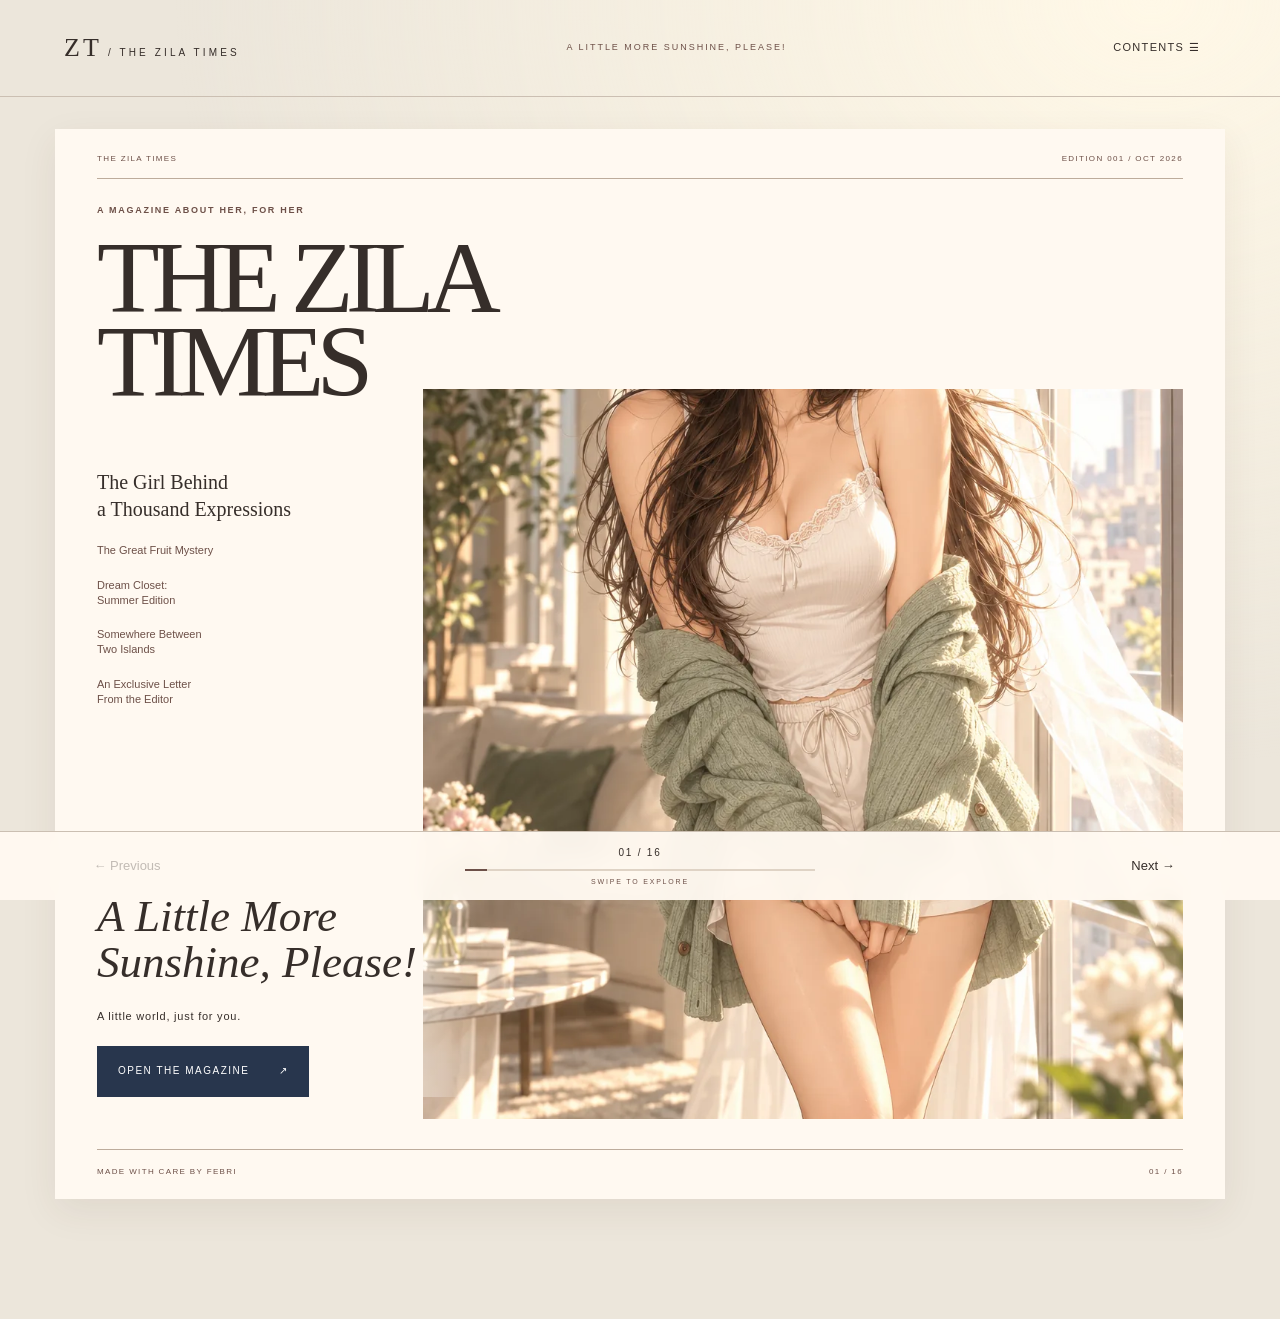
<file: index.html>
<!doctype html><html lang="id"><head><meta charset="utf-8"><meta name="viewport" content="width=device-width,initial-scale=1"><meta name="theme-color" content="#FFF9F1"><meta name="description" content="The Zila Times — dunia kecil berisi cerita, fashion, dan sedikit sunshine. Special Edition 001, by Febri."><title>The Zila Times — A Little More Sunshine, Please!</title><link rel="stylesheet" href="style.css"><link rel="preload" as="image" href="assets/pages/01.webp"></head><body><a class="skip" href="#magazine">Lewati ke majalah</a><div class="ambient" aria-hidden="true"></div><nav class="topbar" aria-label="Menu majalah"><button id="coverBtn" aria-label="Kembali ke sampul">ZT<span> / THE ZILA TIMES</span></button><span class="edition">A LITTLE MORE SUNSHINE, PLEASE!</span><button id="tocBtn" aria-haspopup="dialog">CONTENTS ☰</button></nav><main id="magazine" tabindex="-1"><article class="page cover" id="page-1" data-index="0" aria-label="Halaman 1: THE COVER GIRL" >
 <div class="folio"><span>THE ZILA TIMES</span><span>EDITION 001 / OCT 2026</span></div>
 <header><p class="eyebrow">A MAGAZINE ABOUT HER, FOR HER</p><h1>THE ZILA<br>TIMES</h1></header>
 <div class="page-grid"><div class="visual"><img class="art " src="assets/pages/01.webp" alt="Full-page morning portrait by a window, ivory editorial masthead and five cover lines." loading="eager" decoding="async" width="1024" height="1536"><span class="art-note">THE COVER GIRL</span></div><div class="copy"><div class="cover-lines"><span>The Girl Behind<br>a Thousand Expressions</span><span>The Great Fruit Mystery</span><span>Dream Closet:<br>Summer Edition</span><span>Somewhere Between<br>Two Islands</span><span>An Exclusive Letter<br>From the Editor</span></div><div class="cover-bottom"><em>A Little More<br>Sunshine, Please!</em><p>A little world, just for you.</p><button class="primary" id="openMag">OPEN THE MAGAZINE <span>↗</span></button></div></div></div>
 <footer><span>Made with care by Febri</span><span>01 / 16</span></footer></article><article class="page " id="page-2" data-index="1" aria-label="Halaman 2: FROM THE EDITOR" hidden>
 <div class="folio"><span>THE ZILA TIMES</span><span>EDITION 001 / OCT 2026</span></div>
 <header><p class="eyebrow">FROM THE EDITOR</p><h1>A Note Before We Begin</h1></header>
 <div class="page-grid"><div class="visual"><img class="art " src="assets/pages/02.webp" alt="Still life of editor desk, handwritten letter, flowers, small Febri portrait; readable letter alongside." loading="lazy" decoding="async" width="1024" height="1536"><span class="art-note">FIELD NOTES / 02</span></div><div class="copy"><p>Haiiii, cantikuuu!</p><p>Hehehe.. selamat datang di edisi pertama The Zila Times!</p><p>Mmm.. sebenernya nggak ada alasan yang terlalu rumit kenapa majalah ini dibuat. Aku cuma kepikiran, gimana kalau ada satu majalah yang seluruh isinya tentang seseorang yang kadang lucu, kadang nyebelin, kadang susah ditebak, tapi selalu punya cerita menarik?</p><p>Dan yahh.. orang itu ternyata kamu. WKWK.</p><p>Aku seneng kamu akhirnya bisa pulang dan istirahat di rumah lagi. Tapi tenang, ini bukan majalah yang isinya nyuruh kamu istirahat terus kok.</p><p>Di dalamnya ada berita penting, investigasi buah-buahan, beberapa hal random, dan mungkin sedikit rahasia dari editornya.</p><p>Bacanya pelan-pelan aja yaa. Nggak harus selesai sekarang.</p><p>Welcome to your little magazine, sayang. 🤍</p><div class="signature">With a little chaos,<br>Febri</div></div></div>
 <footer><span>Made with care by Febri</span><span>02 / 16</span></footer></article><article class="page " id="page-3" data-index="2" aria-label="Halaman 3: BREAKING NEWS" hidden>
 <div class="folio"><span>THE ZILA TIMES</span><span>EDITION 001 / OCT 2026</span></div>
 <header><p class="eyebrow">BREAKING NEWS</p><h1>Her Majesty Has Returned!</h1></header>
 <div class="page-grid"><div class="visual"><img class="art " src="assets/pages/03.webp" alt="Five panels: door opens, tired arrival, welcoming bed, resting comfortably, peaceful kingdom." loading="lazy" decoding="async" width="1024" height="1536"><span class="art-note">FIELD NOTES / 03</span></div><div class="copy"><h3>“Tuan Putri Akhirnya Kembali ke Istana!”</h3><ol class="beats"><li>Pintu rumah terbuka.</li><li>Tuan putri tiba. Hari yang panjang, ya?</li><li>Kasur: “Tempat terbaik sudah kami siapkan.”</li><li>Bantal: “Silakan ambil posisi ternyaman.”</li><li><em>The kingdom can finally relax.</em></li></ol></div></div>
 <footer><span>Made with care by Febri</span><span>03 / 16</span></footer></article><article class="page " id="page-4" data-index="3" aria-label="Halaman 4: THE ROYAL INTERVIEW" hidden>
 <div class="folio"><span>THE ZILA TIMES</span><span>EDITION 001 / OCT 2026</span></div>
 <header><p class="eyebrow">THE ROYAL INTERVIEW</p><h1>An Interview With the Most Unpredictable Girl</h1></header>
 <div class="page-grid"><div class="visual"><img class="art " src="assets/pages/04.webp" alt="Expressive Zila portraits with HTML speech bubbles; clearly imaginary newsroom interview." loading="lazy" decoding="async" width="1024" height="1536"><span class="art-note">FIELD NOTES / 04</span></div><div class="copy"><p class="disclaimer">Wawancara imajiner • bukan kutipan percakapan nyata.</p><p class="bubble "><small>Reporter</small>Bagaimana perasaan Anda menjadi tokoh utama majalah ini?</p><p class="bubble reply"><small>Imaginary Zila</small>Siapa yang ngasih izin?</p><p class="bubble "><small>Reporter</small>Kami sudah mengirimkan surat resmi.</p><p class="bubble reply"><small>Imaginary Zila</small>Mana?</p><p class="bubble "><small>Reporter</small>Masih diketik.</p></div></div>
 <footer><span>Made with care by Febri</span><span>04 / 16</span></footer></article><article class="page " id="page-5" data-index="4" aria-label="Halaman 5: THE GREAT FRUIT MYSTERY" hidden>
 <div class="folio"><span>THE ZILA TIMES</span><span>EDITION 001 / OCT 2026</span></div>
 <header><p class="eyebrow">THE GREAT FRUIT MYSTERY</p><h1>The Case of the Rejected Fruits</h1></header>
 <div class="page-grid"><div class="visual"><img class="art " src="assets/pages/05.webp" alt="Detective Zila at suspect board, banana papaya melon in three framed portraits." loading="lazy" decoding="async" width="1024" height="1536"><span class="art-note">FIELD NOTES / 05</span></div><div class="copy"><p class="eyebrow">CASE FILE 005 • Ketuk para tersangka</p><div class="suspects"><button class="suspect" aria-label="Periksa Pisang" aria-pressed="false"><span>Pisang</span><small>Berkas belum lolos</small><strong>REJECTED</strong></button><button class="suspect" aria-label="Periksa Pepaya" aria-pressed="false"><span>Pepaya</span><small>Belum sesuai selera</small><strong>REJECTED</strong></button><button class="suspect" aria-label="Periksa Melon" aria-pressed="false"><span>Melon</span><small>Kurang manis</small><strong>REJECTED</strong></button></div><blockquote>“Melon di sini nggak semanis itu.”</blockquote><p>Investigasi masih berlanjut.</p><p class="caption">Selera tuan putri masih menjadi misteri yang belum berhasil dipecahkan.</p></div></div>
 <footer><span>Made with care by Febri</span><span>05 / 16</span></footer></article><article class="page " id="page-6" data-index="5" aria-label="Halaman 6: PERSONALITY REPORT" hidden>
 <div class="folio"><span>THE ZILA TIMES</span><span>EDITION 001 / OCT 2026</span></div>
 <header><p class="eyebrow">PERSONALITY REPORT</p><h1>The Science of Being Zila</h1></header>
 <div class="page-grid"><div class="visual"><img class="art " src="assets/pages/06.webp" alt="Four expressive portraits with fictional percentage cards, including 999%." loading="lazy" decoding="async" width="1024" height="1536"><span class="art-note">FIELD NOTES / 06</span></div><div class="copy"><div class="stats"><div><strong>95%</strong><span>Unpredictable Energy</span></div><div><strong>100%</strong><span>Main Character Potential</span></div><div><strong>87%</strong><span>Random Conversation Generator</span></div><div><strong>999%</strong><span>Ability to Surprise the Editor</span></div></div><p class="disclaimer">Statistik ini sepenuhnya fiksi. Redaksi belum menemukan kalkulator yang sanggup menjelaskan angka terakhir.</p></div></div>
 <footer><span>Made with care by Febri</span><span>06 / 16</span></footer></article><article class="page " id="page-7" data-index="6" aria-label="Halaman 7: A DAY IN ZILA’S WORLD" hidden>
 <div class="folio"><span>THE ZILA TIMES</span><span>EDITION 001 / OCT 2026</span></div>
 <header><p class="eyebrow">A DAY IN ZILA’S WORLD</p><h1>Just Another Day, Apparently</h1></header>
 <div class="page-grid"><div class="visual"><img class="art " src="assets/pages/07.webp" alt="Seven panel relaxed imaginary day: waking, phone, wardrobe, drink, messages, sunset, resting." loading="lazy" decoding="async" width="1024" height="1536"><span class="art-note">FIELD NOTES / 07</span></div><div class="copy"><p class="disclaimer">Hari santai versi imajinasi redaksi, bukan dokumentasi kejadian nyata.</p><div class="day-list"><span><small>01</small>Bangun, pelan-pelan.</span><span><small>02</small>Cek HP. Dunia masih di sana.</span><span><small>03</small>Hari ini pakai apa, ya?</span><span><small>04</small>Satu minuman, satu jeda.</span><span><small>05</small>Kirim pesan. Sedikit jahil boleh.</span><span><small>06</small>Lihat langit sore sebentar.</span><span><small>07</small>Pulang ke nyaman.</span></div></div></div>
 <footer><span>Made with care by Febri</span><span>07 / 16</span></footer></article><article class="page " id="page-8" data-index="7" aria-label="Halaman 8: THE LITTLE THINGS" hidden>
 <div class="folio"><span>THE ZILA TIMES</span><span>EDITION 001 / OCT 2026</span></div>
 <header><p class="eyebrow">THE LITTLE THINGS</p><h1>Things That Make Her, Her</h1></header>
 <div class="page-grid"><div class="visual"><img class="art " src="assets/pages/08.webp" alt="Warm editorial collage of storytelling, teasing, soft smile and fashion details." loading="lazy" decoding="async" width="1024" height="1536"><span class="art-note">FIELD NOTES / 08</span></div><div class="copy"><div class="little-grid"><p><small>01</small><strong>Cara kamu bercerita</strong>Ada saja detail kecil yang bikin aku ikut membayangkan.</p><p><small>02</small><strong>Tingkah random</strong>Percakapan biasa tiba-tiba punya belokan baru.</p><p><small>03</small><strong>Ekspresi menggoda</strong>Senyum yang seolah bilang: kena, ya?</p><p><small>04</small><strong>Sisi lembutmu</strong>Hal-hal tenang yang juga layak disayangi.</p><p><small>05</small><strong>Selera fashion</strong>Ruang buat mencoba dan menjadi diri sendiri.</p><p><small>06</small><strong>Obrolan sederhana</strong>Kadang cuma cerita kecil, tapi hangatnya sampai.</p></div><blockquote>You don’t have to be a different person to be someone worth appreciating.</blockquote></div></div>
 <footer><span>Made with care by Febri</span><span>08 / 16</span></footer></article><article class="page " id="page-9" data-index="8" aria-label="Halaman 9: WEATHER FORECAST" hidden>
 <div class="folio"><span>THE ZILA TIMES</span><span>EDITION 001 / OCT 2026</span></div>
 <header><p class="eyebrow">WEATHER FORECAST</p><h1>Today’s Forecast: 80% Chance of Randomness</h1></header>
 <div class="page-grid"><div class="visual"><img class="art " src="assets/pages/09.webp" alt="Four scenes of sleepy morning, sunny afternoon, messages at dusk and cozy night." loading="lazy" decoding="async" width="1024" height="1536"><span class="art-note">FIELD NOTES / 09</span></div><div class="copy"><p class="disclaimer">Prakiraan fiksi untuk bersenang-senang, bukan penilaian kondisi emosional.</p><div class="weather"><div><small>Morning</small><h3>Sleepy Clouds</h3><p>Awan mengantuk. Selimut masih menarik.</p></div><div><small>Afternoon</small><h3>Sudden Sunshine</h3><p>Cahaya kecil di tengah hari.</p></div><div><small>Evening</small><h3>Random Conversations</h3><p>Ada cerita apa sore ini?</p></div><div><small>Night</small><h3>Cozy Skies</h3><p>Langit tenang. Waktunya nyaman.</p></div></div></div></div>
 <footer><span>Made with care by Febri</span><span>09 / 16</span></footer></article><article class="page " id="page-10" data-index="9" aria-label="Halaman 10: ZILA’S DREAM CLOSET" hidden>
 <div class="folio"><span>THE ZILA TIMES</span><span>EDITION 001 / OCT 2026</span></div>
 <header><p class="eyebrow">ZILA’S DREAM CLOSET</p><h1>Wear What Makes You Feel Like You</h1></header>
 <div class="page-grid"><div class="visual"><img id="lookImage" class="art single-look" src="assets/characters/look-1.webp" alt="Zila dalam outfit Cozy Home" loading="lazy" decoding="async" width="1024" height="1536"><span class="art-note">FIELD NOTES / 10</span></div><div class="copy"><div class="look-tabs" role="group" aria-label="Pilih outfit"><button data-look="0" aria-pressed="true"><img src="assets/characters/look-1.webp" alt="" loading="lazy" width="80" height="120"><span>A · Cozy Home</span></button><button data-look="1" aria-pressed="false"><img src="assets/characters/look-2.webp" alt="" loading="lazy" width="80" height="120"><span>B · Casual Summer</span></button><button data-look="2" aria-pressed="false"><img src="assets/characters/look-3.webp" alt="" loading="lazy" width="80" height="120"><span>C · City Girl</span></button><button data-look="3" aria-pressed="false"><img src="assets/characters/look-4.webp" alt="" loading="lazy" width="80" height="120"><span>D · Beach Day</span></button><button data-look="4" aria-pressed="false"><img src="assets/characters/look-5.webp" alt="" loading="lazy" width="80" height="120"><span>E · Soft Romantic</span></button><button data-look="5" aria-pressed="false"><img src="assets/characters/look-6.webp" alt="" loading="lazy" width="80" height="120"><span>F · Nighttime Comfort</span></button></div><div id="lookCopy"></div></div></div>
 <footer><span>Made with care by Febri</span><span>10 / 16</span></footer></article><article class="page " id="page-11" data-index="10" aria-label="Halaman 11: LETTERS TO THE EDITOR" hidden>
 <div class="folio"><span>THE ZILA TIMES</span><span>EDITION 001 / OCT 2026</span></div>
 <header><p class="eyebrow">LETTERS TO THE EDITOR</p><h1>Everyone Has Something to Say</h1></header>
 <div class="page-grid"><div class="visual"><img class="art " src="assets/pages/11.webp" alt="Illustrations of pillow, banana and ocean with imaginary correspondence." loading="lazy" decoding="async" width="1024" height="1536"><span class="art-note">FIELD NOTES / 11</span></div><div class="copy"><div class="postcard"><small>FROM: The Pillow</small><p>“Dear Editor, please inform our princess that her reservation for a comfortable nap has been approved.”</p></div><div class="postcard"><small>FROM: The Rejected Banana</small><p>“I still believe I deserved a fair chance.”</p></div><div class="postcard"><small>FROM: The Ocean</small><p>“Whenever she’s ready, I’ll still be here.”</p></div><p class="disclaimer">Surat-surat imajiner dari kotak pos redaksi.</p></div></div>
 <footer><span>Made with care by Febri</span><span>11 / 16</span></footer></article><article class="page " id="page-12" data-index="11" aria-label="Halaman 12: SOMEWHERE BETWEEN TWO ISLANDS" hidden>
 <div class="folio"><span>THE ZILA TIMES</span><span>EDITION 001 / OCT 2026</span></div>
 <header><p class="eyebrow">SOMEWHERE BETWEEN TWO ISLANDS</p><h1>Different Places, Same Sky</h1></header>
 <div class="page-grid"><div class="visual"><img class="art " src="assets/pages/12.webp" alt="Five cinematic parallel panels: Zila Aceh sunset, Febri Java sunset, separate activities, phone, joined sky." loading="lazy" decoding="async" width="1024" height="1536"><span class="art-note">FIELD NOTES / 12</span></div><div class="copy"><div class="island-labels"><span>ACEH · ZILA</span><span>JAWA · FEBRI</span></div><p>Jarak memang membuat banyak hal sederhana jadi nggak sesederhana itu. Tapi kadang, sebuah cerita kecil dari jauh tetap bisa membuat hari terasa lebih hangat.</p><blockquote>Different places. Same sky.</blockquote></div></div>
 <footer><span>Made with care by Febri</span><span>12 / 16</span></footer></article><article class="page " id="page-13" data-index="12" aria-label="Halaman 13: THINGS I WISH I COULD DO" hidden>
 <div class="folio"><span>THE ZILA TIMES</span><span>EDITION 001 / OCT 2026</span></div>
 <header><p class="eyebrow">THINGS I WISH I COULD DO</p><h1>If I Were There</h1></header>
 <div class="page-grid"><div class="visual"><img class="art " src="assets/pages/13.webp" alt="Imagined five gentle moments: sitting together, holding hands, water, blanket, quiet company." loading="lazy" decoding="async" width="1024" height="1536"><span class="art-note">FIELD NOTES / 13</span></div><div class="copy"><p class="disclaimer">Sebuah adegan hangat dalam imajinasi editor.</p><p>Mmm.. waktu kamu sakit kemarin, ada banyak hal sederhana yang kepikiran pengen aku lakukan.</p><p>Bukan sesuatu yang besar.</p><p>Cuma duduk di sebelahmu, menggenggam tanganmu sebentar, atau memastikan kamu punya apa yang kamu butuhkan.</p><p>Tapi karena aku belum bisa ada di sana, aku cuma bisa menemanimu dengan cara yang kita punya sekarang.</p><p>Semoga itu tetap bisa terasa hangat, walaupun dari jauh.</p></div></div>
 <footer><span>Made with care by Febri</span><span>13 / 16</span></footer></article><article class="page " id="page-14" data-index="13" aria-label="Halaman 14: THE UNWRITTEN TOMORROW" hidden>
 <div class="folio"><span>THE ZILA TIMES</span><span>EDITION 001 / OCT 2026</span></div>
 <header><p class="eyebrow">THE UNWRITTEN TOMORROW</p><h1>A Thousand Little Possibilities</h1></header>
 <div class="page-grid"><div class="visual"><img class="art " src="assets/pages/14.webp" alt="Six dreams: beach, outfit, cafe, golden hour, new city, peaceful solo moment." loading="lazy" decoding="async" width="1024" height="1536"><span class="art-note">FIELD NOTES / 14</span></div><div class="copy"><div class="possibilities"><span>Pergi ke pantai</span><span>Mencoba outfit impian</span><span>Mampir ke kafe</span><span>Berfoto saat golden hour</span><span>Berjalan di kota baru</span><span>Menikmati waktu sendiri</span></div><blockquote>Some stories are still unwritten. And that’s okay.</blockquote><p class="caption">Kemungkinan kecil yang boleh dibayangkan—tanpa jadwal, tanpa kepastian, tanpa harus bersama siapa pun.</p></div></div>
 <footer><span>Made with care by Febri</span><span>14 / 16</span></footer></article><article class="page " id="page-15" data-index="14" aria-label="Halaman 15: A NOTE JUST FOR YOU" hidden>
 <div class="folio"><span>THE ZILA TIMES</span><span>EDITION 001 / OCT 2026</span></div>
 <header><p class="eyebrow">A NOTE JUST FOR YOU</p><h1>Dear Zila, Just One More Thing</h1></header>
 <div class="page-grid"><div class="visual"><img class="art " src="assets/pages/15.webp" alt="Warm desk scene, hand-addressed envelope and flowers, letter opens on touch." loading="lazy" decoding="async" width="1024" height="1536"><span class="art-note">FIELD NOTES / 15</span></div><div class="copy"><button class="envelope" id="envelope" aria-expanded="false" aria-controls="privateLetter"><span class="env-flap"></span><span>For Zila, with care<br><small>Sentuh untuk membuka surat ↗</small></span></button><div id="privateLetter" class="letter" hidden><p>Sayanggg…</p><p>Mmm.. kalau kamu sampai di halaman ini, berarti kamu udah cukup jauh menjelajahi majalah random yang aku buat. WKWK.</p><p>Aku cuma mau bilang, aku seneng kamu udah pulang.</p><p>Beberapa hari kemarin aku sempat kepikiran banyak hal, terutama karena aku nggak bisa ada langsung di sampingmu.</p><p>Tapi sekarang, melihat kamu perlahan membaik aja udah bikin aku lega.</p><p>Aku juga pengen kamu tahu kalau kamu nggak harus selalu ceria, selalu punya cerita, atau selalu punya tenaga buat ngobrol.</p><p>Kalau lagi capek, istirahat aja.</p><p>Kalau lagi pengen cerita, aku seneng dengerin.</p><p>Dan kalau hari ini kamu cuma pengen menikmati harimu sendiri, itu juga nggak apa-apa.</p><p>Makasih yaa udah jadi kamu, dengan segala tingkah random, cerita, dan hal-hal kecil yang bikin aku senyum.</p><p>Get well completely, my pretty girl.</p><p>With love,<br>Febri 🤍</p></div></div></div>
 <footer><span>Made with care by Febri</span><span>15 / 16</span></footer></article><article class="page back-cover" id="page-16" data-index="15" aria-label="Halaman 16: THE BACK COVER" hidden>
 <div class="folio"><span>THE ZILA TIMES</span><span>EDITION 001 / OCT 2026</span></div>
 <header><p class="eyebrow">THE BACK COVER</p><h1>To Be Continued… Maybe With More Sunshine</h1></header>
 <div class="page-grid"><div class="visual"><img class="art " src="assets/pages/16.webp" alt="Zila walking into morning, flowers and quiet golden landscape." loading="lazy" decoding="async" width="1024" height="1536"><span class="art-note">FIELD NOTES / 16</span></div><div class="copy"><p>Thank you for reading The Zila Times.</p><blockquote>You don’t have to be extraordinary every day to be someone worth celebrating.</blockquote><p>Made with care, a little chaos, and lots of affection.</p><p class="eyebrow">Special Edition 001 — October 2026.</p><button class="flower" id="flower" aria-label="Sentuh bunga kecil"><img src="assets/illustrations/daisy.svg" width="60" height="60" alt=""></button><p id="secret" class="secret" hidden>Psst… the editor thinks you’re pretty cute. Don’t tell anyone.</p><div class="end-actions"><button data-go="0">Back to Cover</button><button data-go="1">Read Again ↗</button></div></div></div>
 <footer><span>Made with care by Febri</span><span>16 / 16</span></footer></article></main><nav class="reader" aria-label="Navigasi halaman"><button id="prev" aria-label="Halaman sebelumnya">← <span>Previous</span></button><div class="reader-center"><span id="pageLabel" aria-live="polite">01 / 16</span><div class="track"><div id="progress"></div></div><small>SWIPE TO EXPLORE</small></div><button id="next" aria-label="Halaman berikutnya"><span>Next</span> →</button></nav><dialog id="toc"><div class="toc-head"><p class="eyebrow">YOUR LITTLE MAGAZINE</p><button id="closeToc" aria-label="Tutup daftar isi">✕</button></div><h2>In this issue.</h2><div class="toc-list"><button data-go="0"><span>01</span>THE COVER GIRL<b>↗</b></button><button data-go="1"><span>02</span>FROM THE EDITOR<b>↗</b></button><button data-go="2"><span>03</span>BREAKING NEWS<b>↗</b></button><button data-go="3"><span>04</span>THE ROYAL INTERVIEW<b>↗</b></button><button data-go="4"><span>05</span>THE GREAT FRUIT MYSTERY<b>↗</b></button><button data-go="5"><span>06</span>PERSONALITY REPORT<b>↗</b></button><button data-go="6"><span>07</span>A DAY IN ZILA’S WORLD<b>↗</b></button><button data-go="7"><span>08</span>THE LITTLE THINGS<b>↗</b></button><button data-go="8"><span>09</span>WEATHER FORECAST<b>↗</b></button><button data-go="9"><span>10</span>ZILA’S DREAM CLOSET<b>↗</b></button><button data-go="10"><span>11</span>LETTERS TO THE EDITOR<b>↗</b></button><button data-go="11"><span>12</span>SOMEWHERE BETWEEN TWO ISLANDS<b>↗</b></button><button data-go="12"><span>13</span>THINGS I WISH I COULD DO<b>↗</b></button><button data-go="13"><span>14</span>THE UNWRITTEN TOMORROW<b>↗</b></button><button data-go="14"><span>15</span>A NOTE JUST FOR YOU<b>↗</b></button><button data-go="15"><span>16</span>THE BACK COVER<b>↗</b></button></div><p class="caption">Bacanya dengan pace kamu sendiri. Tidak perlu buru-buru.</p></dialog><script src="app.js"></script></body></html>
</file>
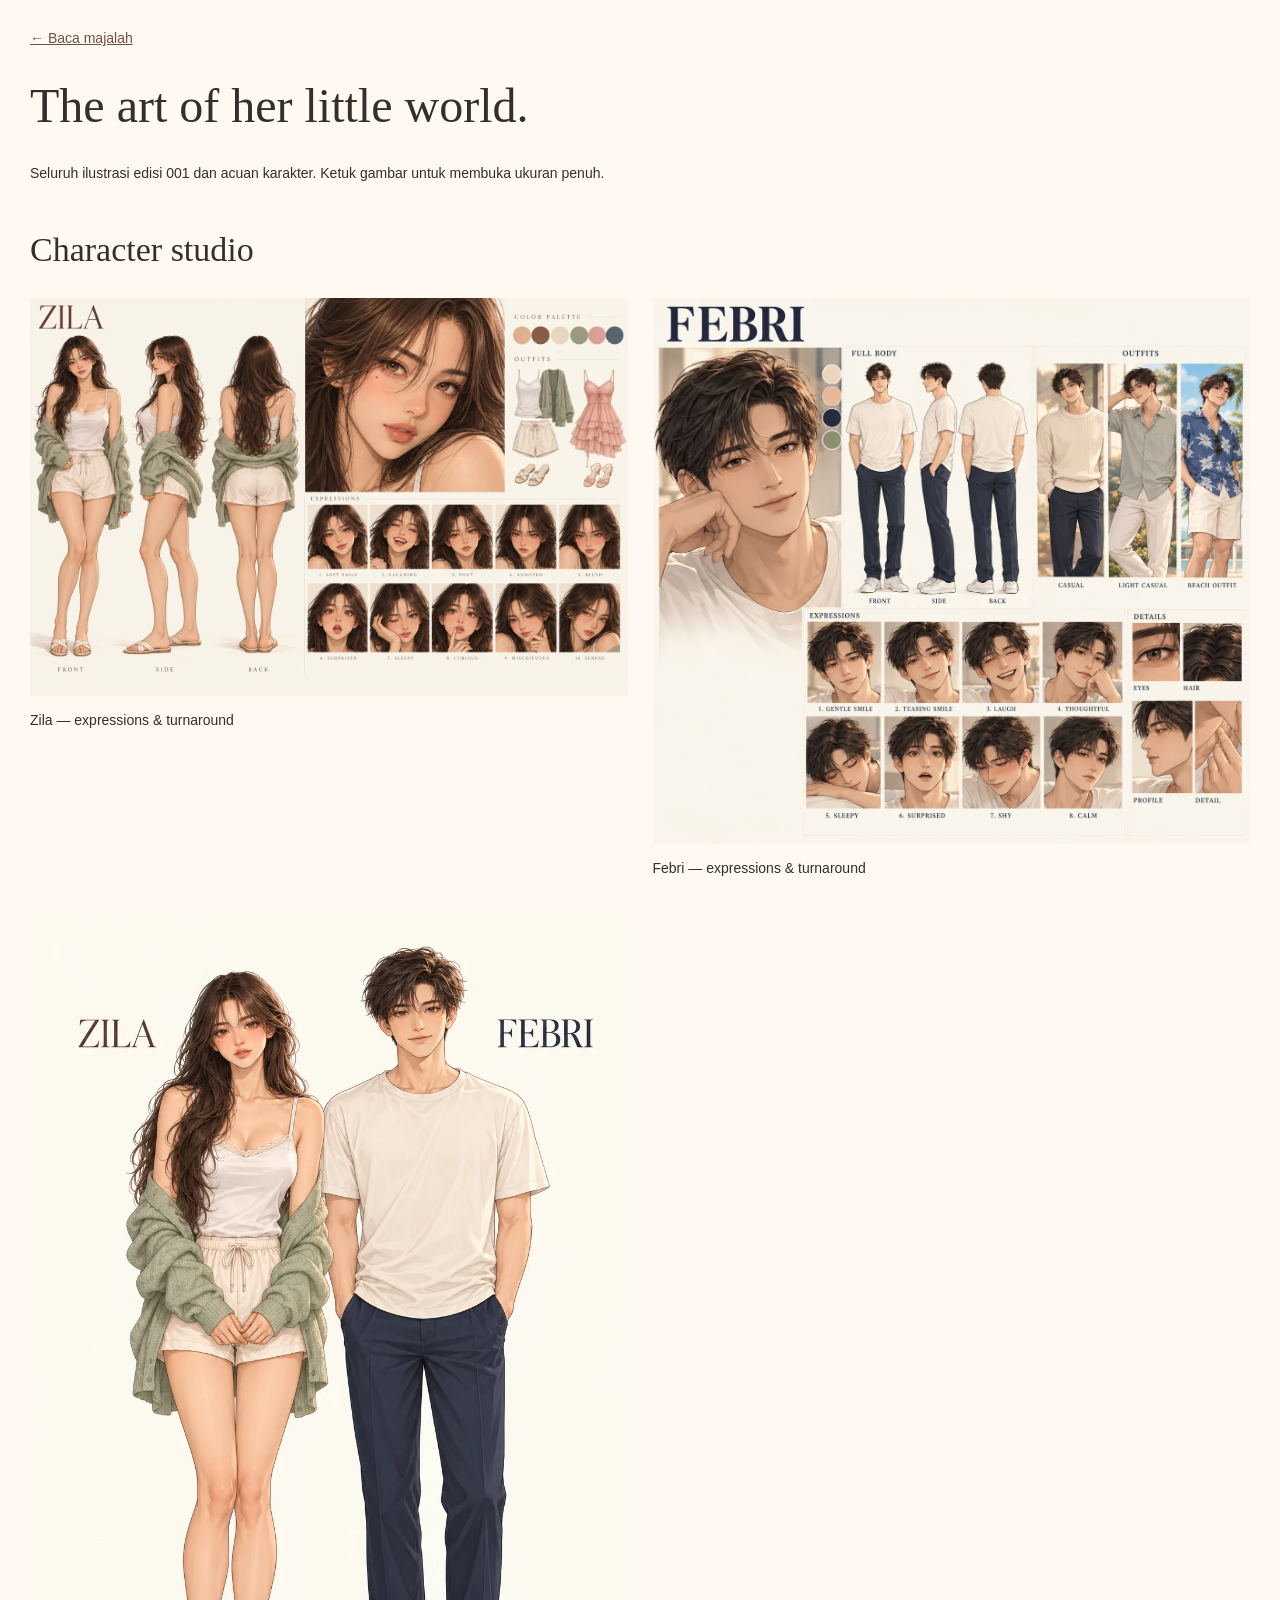
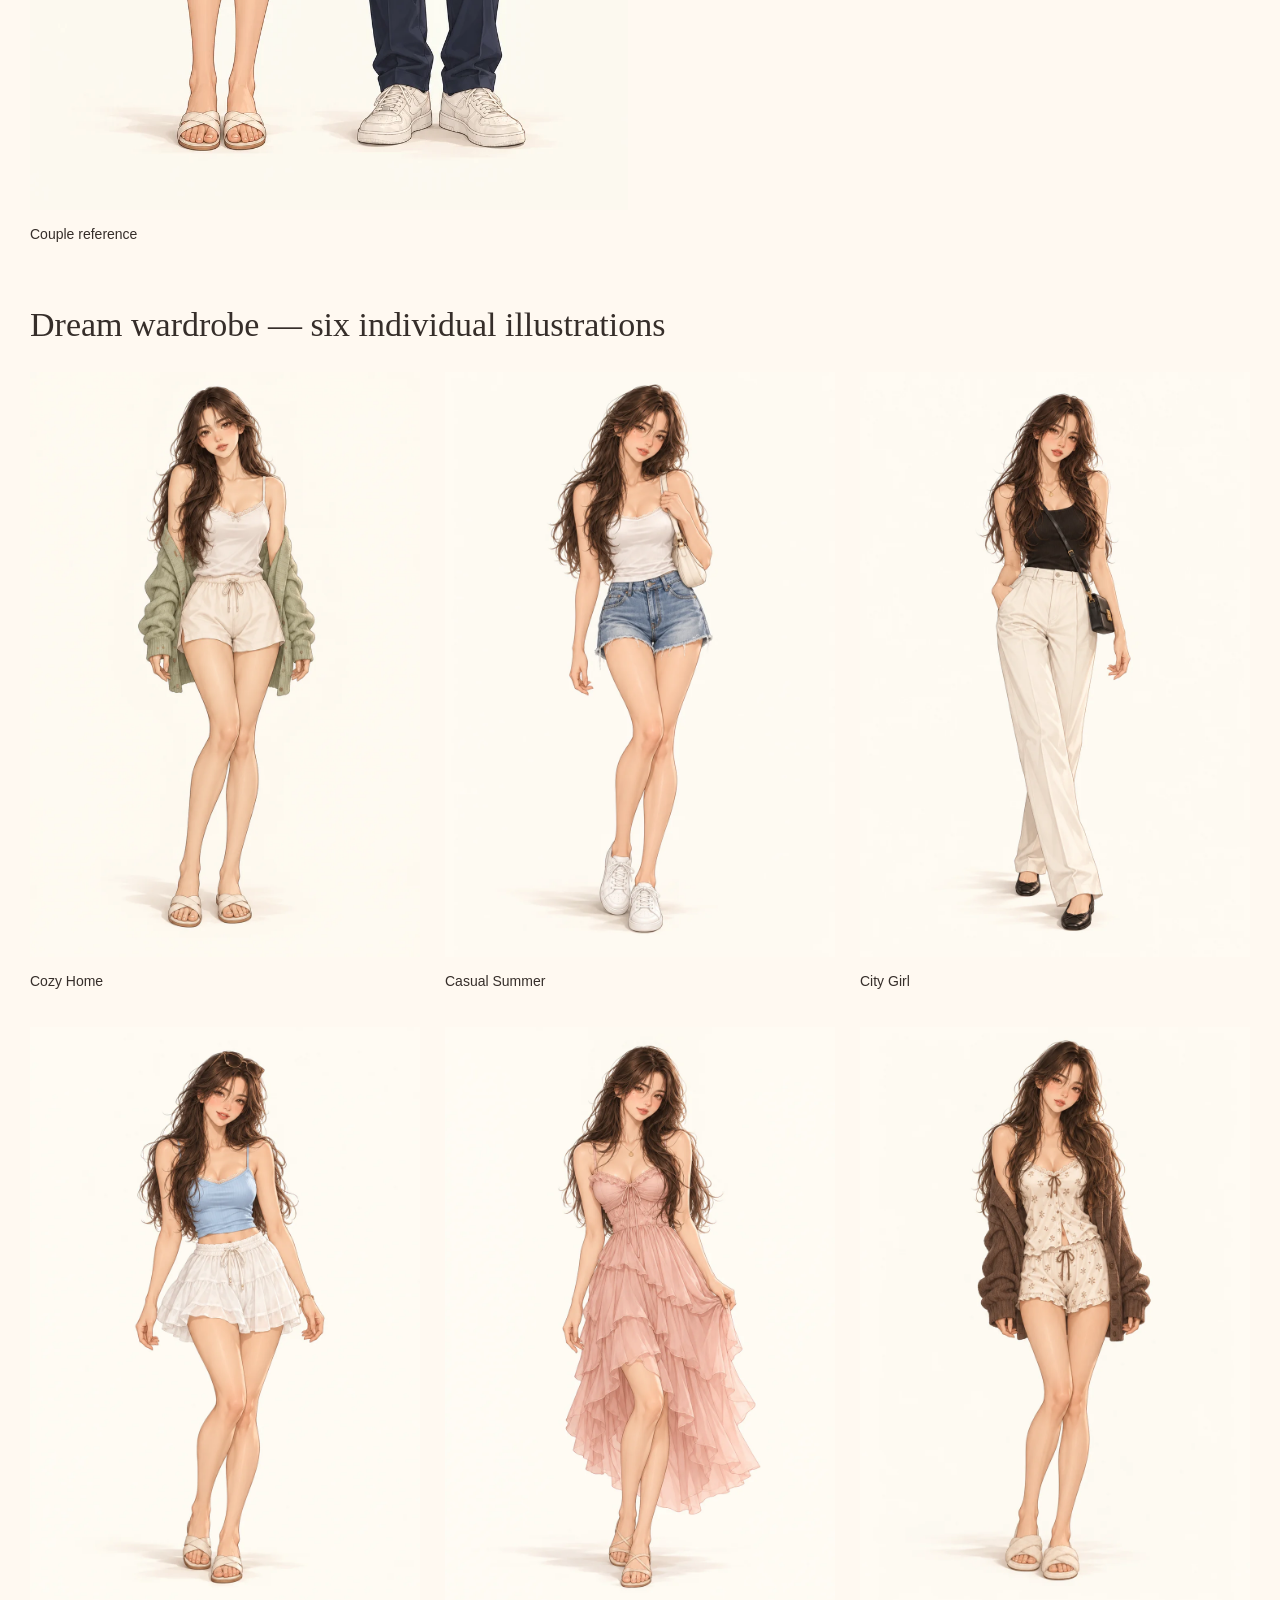
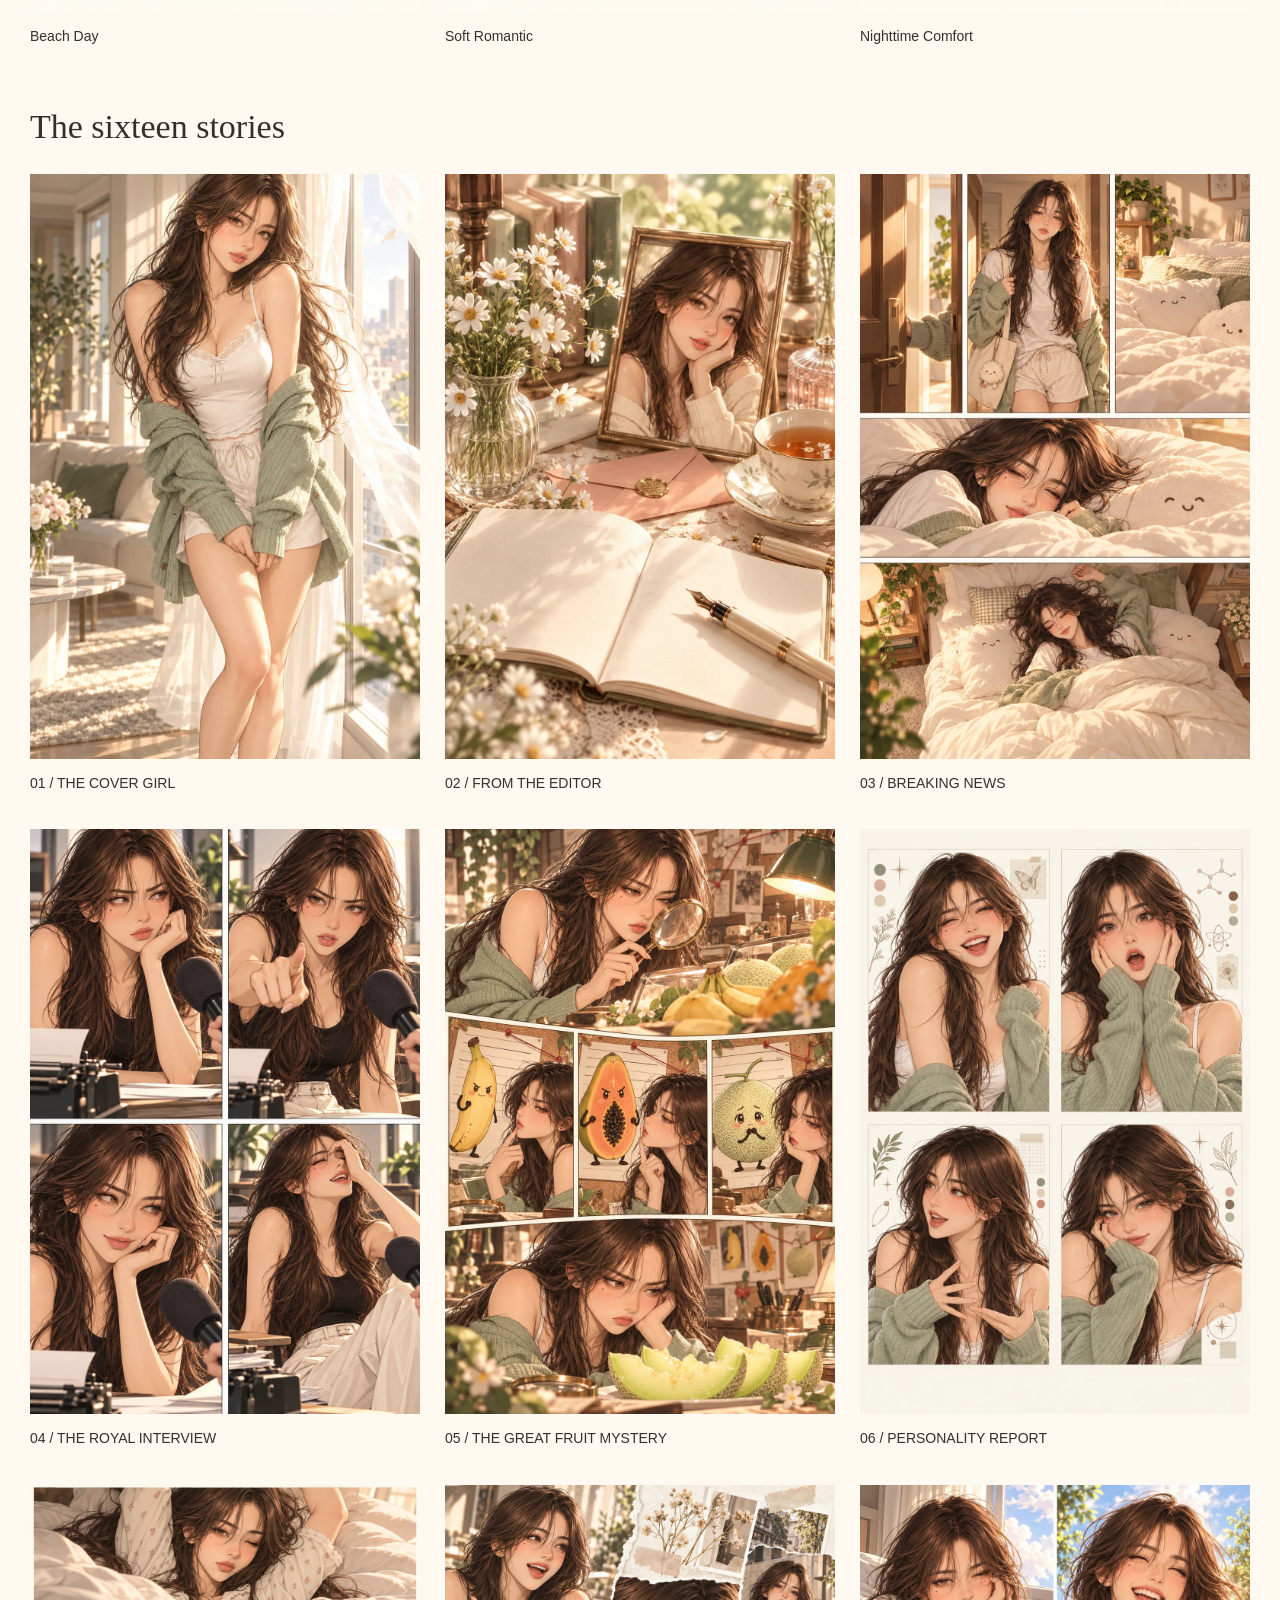
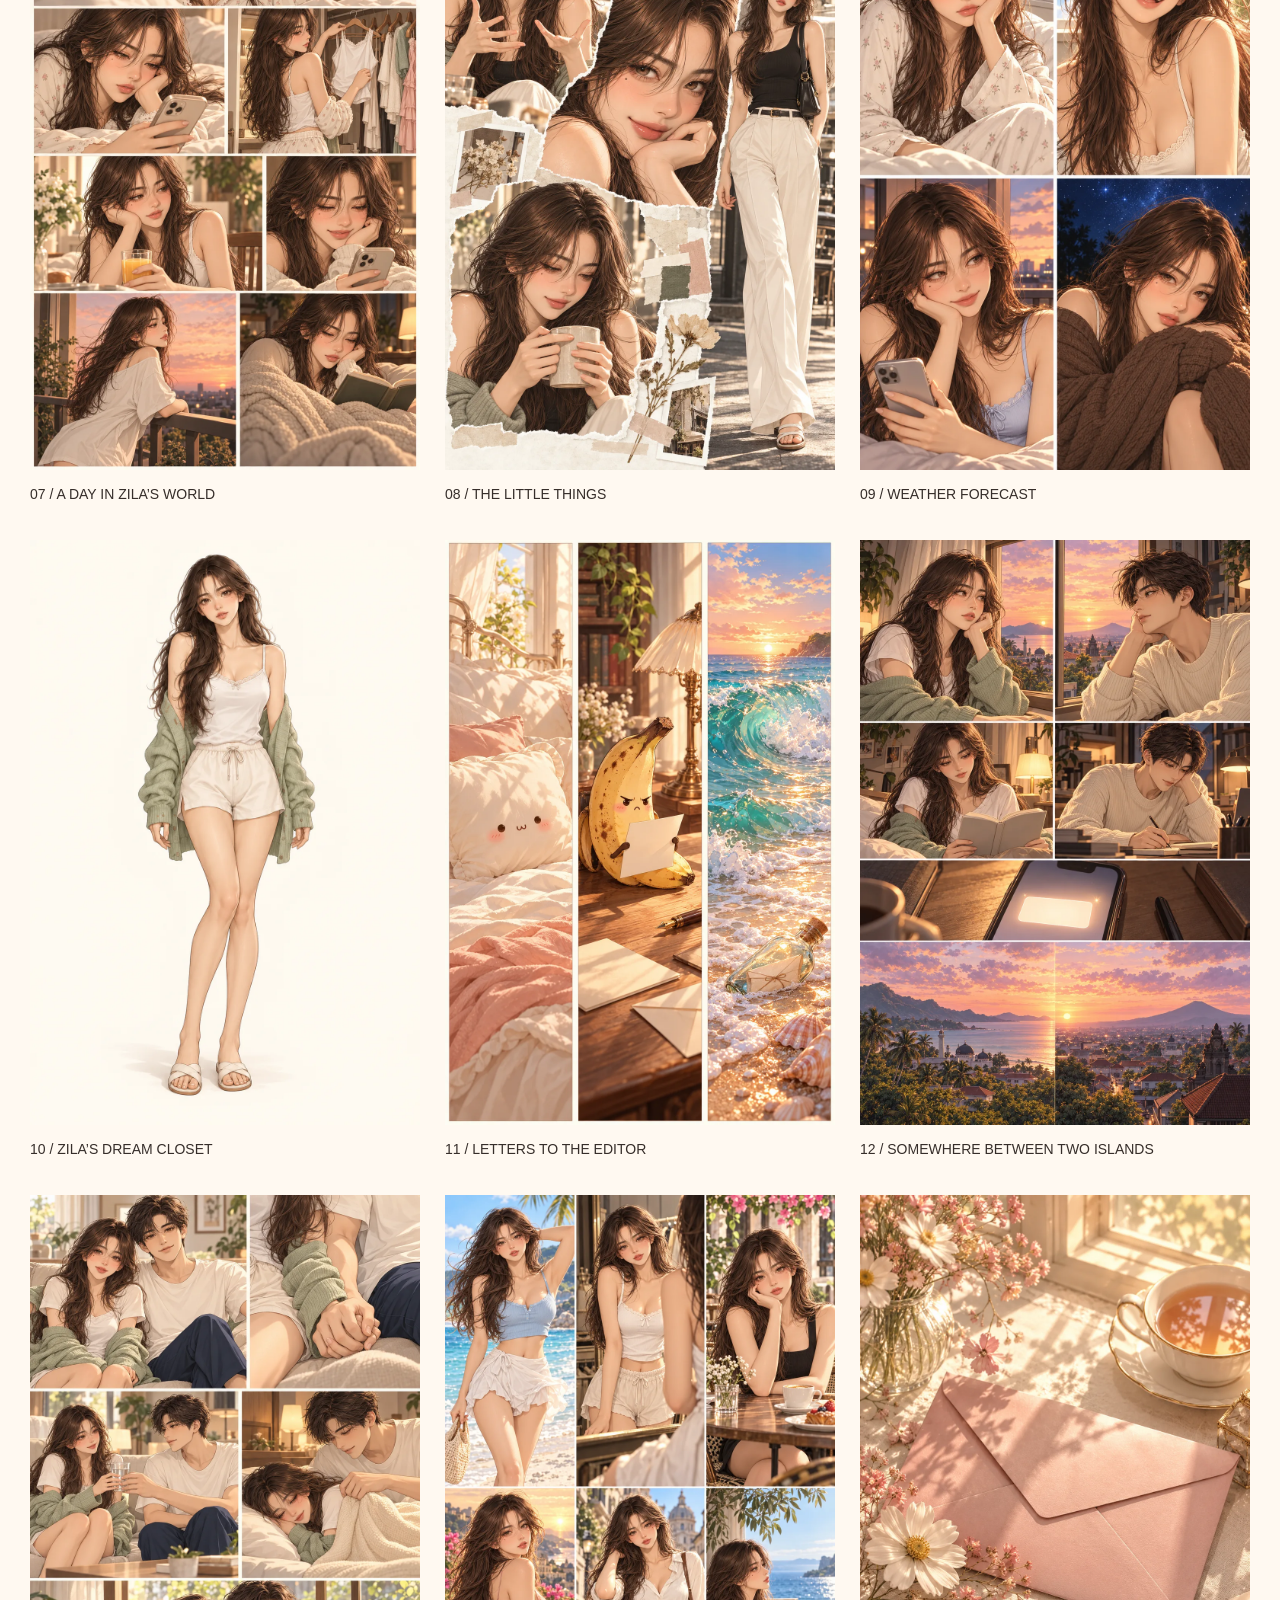
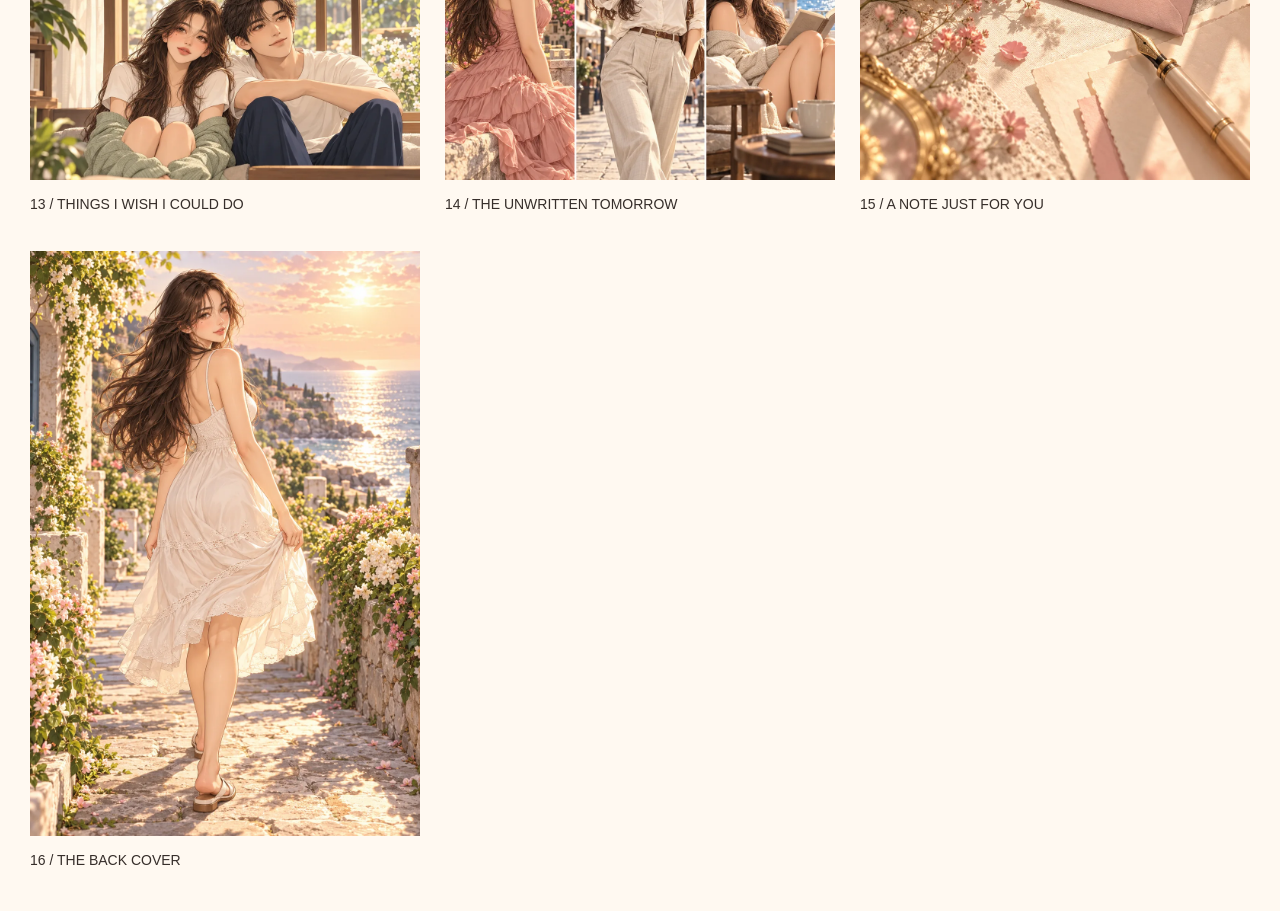
<file: gallery.html>
<!doctype html><html lang="id"><meta charset="utf-8"><meta name="viewport" content="width=device-width,initial-scale=1"><title>The Zila Times — Illustration Gallery</title><style>*{box-sizing:border-box}body{background:#fff9f1;color:#362e2a;font:14px Arial,sans-serif;margin:0;padding:30px}h1,h2{font-family:Georgia,serif;font-weight:400}h1{font-size:48px}a{color:#6d5048}section{display:grid;grid-template-columns:repeat(3,minmax(0,1fr));gap:25px}figure{margin:0}img{width:100%;height:auto;background:#eee4d7}figcaption{line-height:1.6;padding:10px 0}h2{font-size:34px;margin-top:50px}.sheets{grid-template-columns:repeat(2,minmax(0,1fr))}@media(max-width:650px){section,.sheets{grid-template-columns:1fr}body{padding:20px}}</style><a href="index.html">← Baca majalah</a><h1>The art of her little world.</h1><p>Seluruh ilustrasi edisi 001 dan acuan karakter. Ketuk gambar untuk membuka ukuran penuh.</p><h2>Character studio</h2><section class="sheets"><figure><a href="assets/characters/zila-sheet.webp"><img loading="lazy" src="assets/characters/zila-sheet.webp" alt="Zila — expressions & turnaround"></a><figcaption>Zila — expressions & turnaround</figcaption></figure><figure><a href="assets/characters/febri-sheet.webp"><img loading="lazy" src="assets/characters/febri-sheet.webp" alt="Febri — expressions & turnaround"></a><figcaption>Febri — expressions & turnaround</figcaption></figure><figure><a href="assets/characters/couple-reference.webp"><img loading="lazy" src="assets/characters/couple-reference.webp" alt="Couple reference"></a><figcaption>Couple reference</figcaption></figure></section><h2>Dream wardrobe — six individual illustrations</h2><section><figure><a href="assets/characters/look-1.webp"><img loading="lazy" src="assets/characters/look-1.webp" alt="Zila — Cozy Home"></a><figcaption>Cozy Home</figcaption></figure><figure><a href="assets/characters/look-2.webp"><img loading="lazy" src="assets/characters/look-2.webp" alt="Zila — Casual Summer"></a><figcaption>Casual Summer</figcaption></figure><figure><a href="assets/characters/look-3.webp"><img loading="lazy" src="assets/characters/look-3.webp" alt="Zila — City Girl"></a><figcaption>City Girl</figcaption></figure><figure><a href="assets/characters/look-4.webp"><img loading="lazy" src="assets/characters/look-4.webp" alt="Zila — Beach Day"></a><figcaption>Beach Day</figcaption></figure><figure><a href="assets/characters/look-5.webp"><img loading="lazy" src="assets/characters/look-5.webp" alt="Zila — Soft Romantic"></a><figcaption>Soft Romantic</figcaption></figure><figure><a href="assets/characters/look-6.webp"><img loading="lazy" src="assets/characters/look-6.webp" alt="Zila — Nighttime Comfort"></a><figcaption>Nighttime Comfort</figcaption></figure></section><h2>The sixteen stories</h2><section><figure><a href="assets/pages/01.webp"><img loading="lazy" src="assets/pages/01.webp" alt="A Little More Sunshine, Please!"></a><figcaption>01 / THE COVER GIRL</figcaption></figure><figure><a href="assets/pages/02.webp"><img loading="lazy" src="assets/pages/02.webp" alt="A Note Before We Begin"></a><figcaption>02 / FROM THE EDITOR</figcaption></figure><figure><a href="assets/pages/03.webp"><img loading="lazy" src="assets/pages/03.webp" alt="Her Majesty Has Returned!"></a><figcaption>03 / BREAKING NEWS</figcaption></figure><figure><a href="assets/pages/04.webp"><img loading="lazy" src="assets/pages/04.webp" alt="An Interview With the Most Unpredictable Girl"></a><figcaption>04 / THE ROYAL INTERVIEW</figcaption></figure><figure><a href="assets/pages/05.webp"><img loading="lazy" src="assets/pages/05.webp" alt="The Case of the Rejected Fruits"></a><figcaption>05 / THE GREAT FRUIT MYSTERY</figcaption></figure><figure><a href="assets/pages/06.webp"><img loading="lazy" src="assets/pages/06.webp" alt="The Science of Being Zila"></a><figcaption>06 / PERSONALITY REPORT</figcaption></figure><figure><a href="assets/pages/07.webp"><img loading="lazy" src="assets/pages/07.webp" alt="Just Another Day, Apparently"></a><figcaption>07 / A DAY IN ZILA’S WORLD</figcaption></figure><figure><a href="assets/pages/08.webp"><img loading="lazy" src="assets/pages/08.webp" alt="Things That Make Her, Her"></a><figcaption>08 / THE LITTLE THINGS</figcaption></figure><figure><a href="assets/pages/09.webp"><img loading="lazy" src="assets/pages/09.webp" alt="Today’s Forecast: 80% Chance of Randomness"></a><figcaption>09 / WEATHER FORECAST</figcaption></figure><figure><a href="assets/pages/10.webp"><img loading="lazy" src="assets/pages/10.webp" alt="Wear What Makes You Feel Like You"></a><figcaption>10 / ZILA’S DREAM CLOSET</figcaption></figure><figure><a href="assets/pages/11.webp"><img loading="lazy" src="assets/pages/11.webp" alt="Everyone Has Something to Say"></a><figcaption>11 / LETTERS TO THE EDITOR</figcaption></figure><figure><a href="assets/pages/12.webp"><img loading="lazy" src="assets/pages/12.webp" alt="Different Places, Same Sky"></a><figcaption>12 / SOMEWHERE BETWEEN TWO ISLANDS</figcaption></figure><figure><a href="assets/pages/13.webp"><img loading="lazy" src="assets/pages/13.webp" alt="If I Were There"></a><figcaption>13 / THINGS I WISH I COULD DO</figcaption></figure><figure><a href="assets/pages/14.webp"><img loading="lazy" src="assets/pages/14.webp" alt="A Thousand Little Possibilities"></a><figcaption>14 / THE UNWRITTEN TOMORROW</figcaption></figure><figure><a href="assets/pages/15.webp"><img loading="lazy" src="assets/pages/15.webp" alt="Dear Zila, Just One More Thing"></a><figcaption>15 / A NOTE JUST FOR YOU</figcaption></figure><figure><a href="assets/pages/16.webp"><img loading="lazy" src="assets/pages/16.webp" alt="To Be Continued… Maybe With More Sunshine"></a><figcaption>16 / THE BACK COVER</figcaption></figure></section></html>
</file>
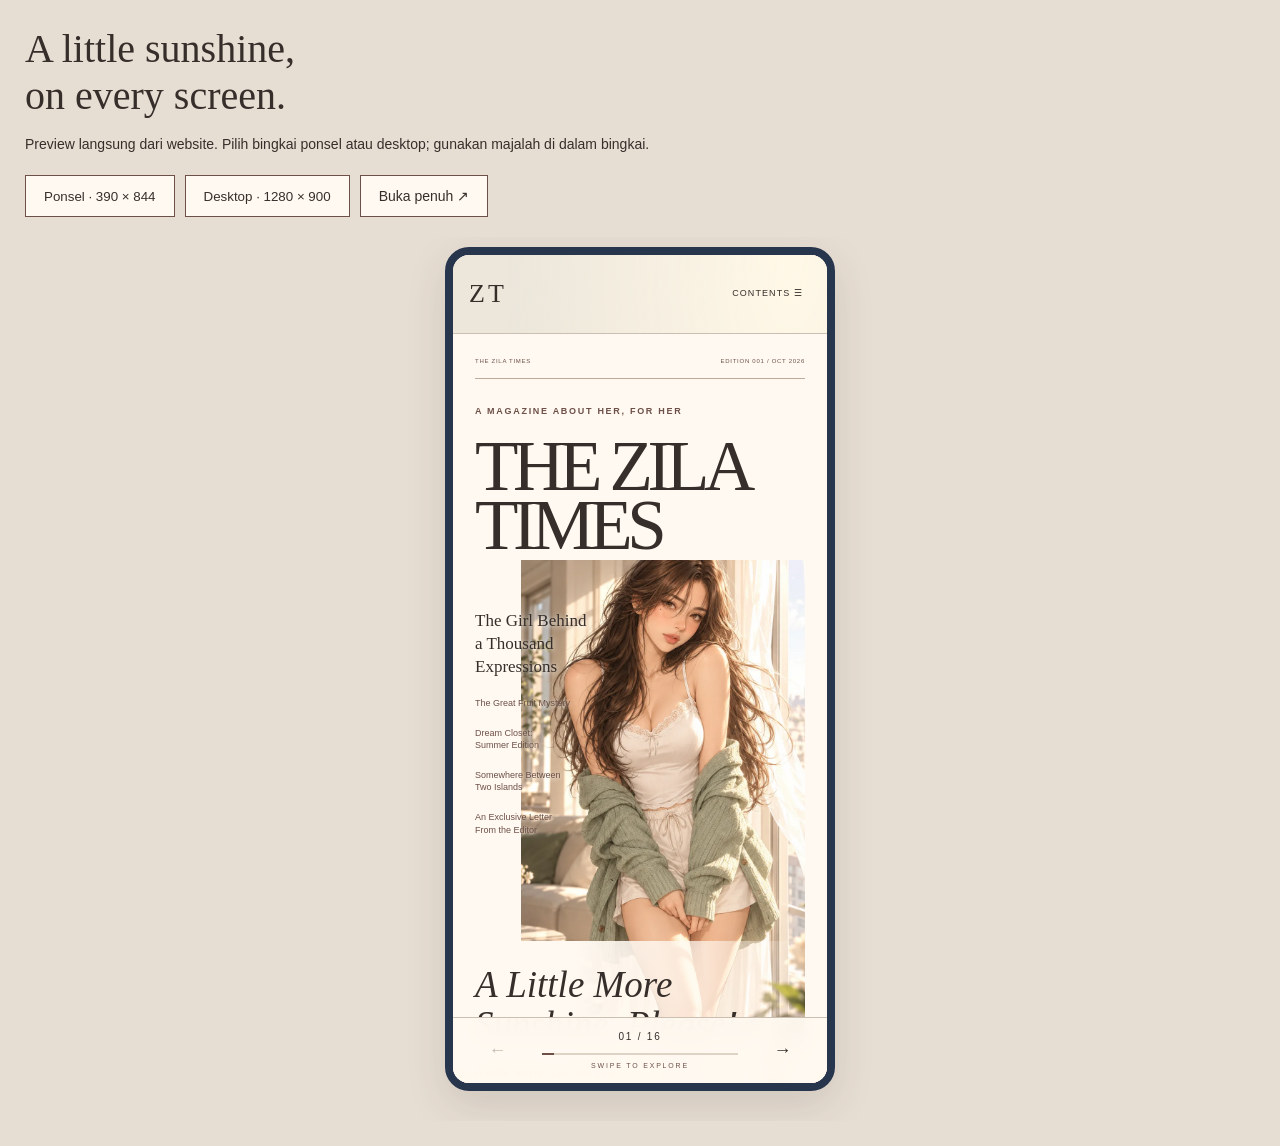
<file: preview.html>
<!doctype html><html lang="id"><meta charset="utf-8"><meta name="viewport" content="width=device-width,initial-scale=1"><title>The Zila Times — Device Preview</title><style>*{box-sizing:border-box}body{margin:0;background:#e7ded3;color:#362e2a;font:14px Arial,sans-serif;padding:25px}h1{font:40px Georgia,serif;margin:0 0 10px}p{line-height:1.6}.controls{display:flex;gap:10px;margin:20px 0}button,a{padding:12px 18px;border:1px solid #6d5048;background:#fff9f1;color:#362e2a;cursor:pointer;text-decoration:none}#stage{overflow:auto;padding:10px 0 30px}iframe{display:block;border:8px solid #28364d;border-radius:24px;width:390px;height:844px;margin:auto;background:#fff9f1;box-shadow:0 15px 40px #362e2a22}iframe.desktop{width:1280px;height:900px;border-radius:10px}@media(max-width:450px){body{padding:15px}iframe{width:100%;height:80dvh}.controls{flex-wrap:wrap}} </style><h1>A little sunshine,<br>on every screen.</h1><p>Preview langsung dari website. Pilih bingkai ponsel atau desktop; gunakan majalah di dalam bingkai.</p><div class="controls"><button id="mobile">Ponsel · 390 × 844</button><button id="desktop">Desktop · 1280 × 900</button><a href="index.html">Buka penuh ↗</a></div><div id="stage"><iframe src="index.html" title="Preview majalah The Zila Times"></iframe></div><script>const frame=document.querySelector('iframe');document.querySelector('#mobile').onclick=()=>frame.classList.remove('desktop');document.querySelector('#desktop').onclick=()=>frame.classList.add('desktop');</script></html>
</file>
<file: style.css>
:root{--ivory:#fff9f1;--pink:#e8b9c5;--peach:#f4d2bb;--sky:#b8d8ed;--cocoa:#6d5048;--navy:#28364d;--sage:#b6c8af;--ink:#362e2a}*{box-sizing:border-box}html{background:#ece6db;color:var(--ink)}body{margin:0;font-family:Arial,Helvetica,sans-serif;font-size:16px;line-height:1.75}button{font:inherit;color:inherit;cursor:pointer;border:1px solid #bfb3a8;background:transparent;padding:10px 16px;border-radius:0;min-height:44px}button:hover{background:#e8d4c35c}button:focus-visible,a:focus-visible{outline:3px solid #637b99;outline-offset:4px}button:disabled{opacity:.3;cursor:default}[hidden]{display:none!important}.skip{position:fixed;top:-100px;z-index:100;background:white;padding:10px}.skip:focus{top:0}.ambient{position:fixed;inset:0;background:radial-gradient(ellipse at 90% 0%,#fff8e7 0%,transparent 60%);pointer-events:none;animation:sunlight 9s ease-in-out infinite alternate}.topbar{position:relative;display:flex;align-items:center;justify-content:space-between;padding:15px 5vw;border-bottom:1px solid #cbbfb2;gap:15px;max-width:1600px;margin:auto}.topbar button{border:0;font-size:11px;letter-spacing:.12em}.topbar button:first-child{font-family:Georgia,serif;font-size:26px;padding-left:0}.topbar button span{font-family:Arial,sans-serif;font-size:10px}.edition{font-size:9px;letter-spacing:.22em;color:var(--cocoa)}main{position:relative;max-width:1210px;margin:32px auto 120px;padding:0 20px}.page{background:var(--ivory);padding:27px 42px 20px;box-shadow:0 12px 35px #4f392414;min-height:740px;position:relative;transform-origin:0 50%}.folio,footer{display:flex;justify-content:space-between;gap:8px;font-size:8px;letter-spacing:.17em;text-transform:uppercase;border-bottom:1px solid #bdac9c;padding-bottom:12px;color:var(--cocoa)}footer{border:0;border-top:1px solid #bdac9c;padding:15px 0 0;margin-top:30px}.eyebrow{font-size:9px;letter-spacing:.19em;font-weight:600;text-transform:uppercase;color:var(--cocoa);line-height:1.6}header{margin:26px 0 22px}h1,h2,h3,blockquote,.signature{font-family:Georgia,'Times New Roman',serif;font-weight:400}h1{font-size:clamp(32px,3.9vw,58px);line-height:1.05;letter-spacing:-.045em;max-width:1000px;margin:9px 0 0}h2{font-size:44px;line-height:1.1}h3{font-size:24px;line-height:1.25;margin:12px 0 18px}p{margin:0 0 19px}.page-grid{display:grid;grid-template-columns:1fr 1fr;gap:35px;align-items:start}.visual{position:relative}.art{width:100%;height:auto;display:block;object-fit:contain;background:#f2e8dd}.art-note{font-size:8px;letter-spacing:.18em;display:block;border-bottom:1px solid #cbbfb2;padding:9px 0;color:var(--cocoa)}.copy{font-size:15px;line-height:1.85}.caption,.disclaimer{font-size:11px;line-height:1.7;color:var(--cocoa)}.disclaimer{border-left:2px solid var(--pink);padding-left:12px}.signature{font-size:23px;font-style:italic;margin:25px 0 10px;color:var(--cocoa)}blockquote{font-size:28px;line-height:1.35;margin:24px 0;padding:20px 0;border-top:1px solid #c8b8aa;border-bottom:1px solid #c8b8aa;font-style:italic;color:var(--cocoa)}.cover{padding-top:23px}.cover header{position:relative;z-index:2;margin:24px 0 -15px}.cover h1{font-size:clamp(64px,8vw,110px);line-height:.82;letter-spacing:-.075em}.cover .page-grid{position:relative;display:block;min-height:620px}.cover .visual{width:70%;margin-left:auto}.cover .art{max-height:730px;object-fit:cover;object-position:center}.cover .art-note{display:none}.cover .copy{position:absolute;inset:0;pointer-events:none}.cover .copy button{pointer-events:auto}.cover-lines{display:flex;flex-direction:column;gap:20px;position:absolute;top:80px;left:0;width:30%;font-size:11px;line-height:1.35;color:var(--cocoa)}.cover-lines span:first-child{font-family:Georgia,serif;font-size:20px;color:var(--ink)}.cover-bottom{position:absolute;bottom:22px;left:0;background:linear-gradient(90deg,var(--ivory) 65%,#fff9f100);padding:20px 60px 0 0}.cover-bottom em{font:italic 45px/1 Georgia,serif}.cover-bottom p{font-size:11px;letter-spacing:.07em;margin:20px 0}.primary{background:var(--navy);border-color:var(--navy);color:white;font-size:10px;letter-spacing:.15em;padding:15px 20px}.primary span{margin-left:25px}.primary:hover{background:var(--cocoa)}.beats{padding-left:24px}.beats li{padding:12px 0;border-bottom:1px solid #e4d8cb}.bubble{padding:14px 17px;background:#f0e5d7;border-radius:0 18px 18px 18px;max-width:95%;margin-bottom:13px}.bubble.reply{background:#ebc7cf;margin-left:20px;border-radius:18px 0 18px 18px}.bubble small{display:block;font-size:9px;letter-spacing:.1em;color:var(--cocoa)}.suspects{display:grid;gap:12px}.suspect{position:relative;display:flex;flex-direction:column;align-items:flex-start;padding:15px 20px;overflow:hidden}.suspect span{font:24px Georgia,serif}.suspect small{font-size:10px;color:var(--cocoa)}.suspect strong{display:none;position:absolute;right:10px;top:22px;color:#a63d36;font:bold 23px Arial;border:3px solid currentColor;transform:rotate(-13deg);padding:2px 5px;letter-spacing:.05em}.suspect.rejected strong{display:block;animation:stamp .25s ease-out}.stats{display:grid;grid-template-columns:1fr 1fr;gap:15px}.stats div{border-top:1px solid #c3ac9f;padding:15px 4px 24px}.stats strong{display:block;font:48px Georgia,serif;color:var(--cocoa)}.stats span{font-size:12px;line-height:1.3;display:block}.day-list{display:grid;gap:12px}.day-list span{display:flex;gap:15px;border-bottom:1px solid #e4d8cb;padding:7px 0}.day-list small{font:italic 22px Georgia,serif;color:#a17c69}.little-grid{display:grid;grid-template-columns:1fr 1fr;gap:18px}.little-grid p{font-size:12px;margin:0}.little-grid small{font-size:9px;letter-spacing:.1em;display:block;color:var(--cocoa)}.little-grid strong{display:block;font:21px Georgia,serif;margin:7px 0}.weather{display:grid;grid-template-columns:1fr 1fr;gap:14px}.weather div{padding:20px 16px;min-height:165px;background:#dce8ed}.weather div:nth-child(2){background:#f3dcc1}.weather div:nth-child(3){background:#edcdd2}.weather div:nth-child(4){background:#d3d8e0}.weather small{font-size:9px;letter-spacing:.1em}.weather h3{font-size:22px}.weather p{font-size:11px;line-height:1.5;margin:0}.look-tabs{display:flex;flex-wrap:wrap;gap:7px}.look-tabs button{font-size:9px;padding:7px 10px}.look-tabs [aria-pressed=true]{background:var(--navy);color:var(--ivory);border-color:var(--navy)}.look-frame{height:380px;margin:20px auto 10px;text-align:center;background:#f4eee2}.look-frame img{height:100%;max-width:100%;width:auto;object-fit:contain}.swatches{display:flex;gap:7px;margin:15px 0}.swatches span{width:20px;height:20px;border-radius:50%;border:1px solid #a5988744}.postcard{background:#f4eadb;padding:20px 24px;margin-bottom:16px;box-shadow:2px 3px 0 #ddcabc;transform:rotate(-1deg)}.postcard:nth-child(2){transform:rotate(1deg);background:#ebd5bc}.postcard:nth-child(3){background:#d7e6ed}.postcard small{font-size:9px;letter-spacing:.12em}.postcard p{font:italic 20px/1.5 Georgia,serif;margin:12px 0 0}.island-labels{display:flex;justify-content:space-between;font-size:10px;letter-spacing:.13em;border-bottom:1px solid #c8b8aa;margin-bottom:30px;padding-bottom:12px}.possibilities{display:grid;grid-template-columns:1fr 1fr;gap:15px}.possibilities span{border-bottom:1px solid var(--pink);font:italic 20px/1.5 Georgia,serif;padding:10px 0}.envelope{position:relative;width:100%;height:225px;display:grid;place-items:center;background:#e8b9c5;border:1px solid #cea0ab;box-shadow:0 8px 20px #7c504522;overflow:hidden;margin:35px 0}.envelope>span:last-child{position:relative;font:italic 24px Georgia,serif;padding-top:55px}.envelope small{font:10px Arial,sans-serif;letter-spacing:.1em;line-height:2.5}.env-flap{position:absolute;inset:0 0 auto;height:120px;background:#f1d3dc;clip-path:polygon(0 0,100% 0,50% 100%);transform-origin:top;transition:transform .6s}.envelope.opened .env-flap{transform:rotateX(180deg)}.letter{background:#fffdf6;padding:28px 25px;box-shadow:0 3px 15px #765e4322;animation:appear .6s ease}.flower{font-size:60px;border:0;color:#b9748e;animation:sway 4s ease-in-out infinite;display:block;margin:20px auto}.secret{font:italic 19px/1.5 Georgia,serif;color:var(--cocoa);text-align:center}.end-actions{display:flex;gap:10px;margin-top:25px}.end-actions button{flex:1;font-size:10px;letter-spacing:.06em}.reader{position:fixed;bottom:0;left:0;right:0;z-index:10;background:#fff9f1f5;backdrop-filter:blur(10px);border-top:1px solid #cbbfb2;display:flex;justify-content:space-between;align-items:center;padding:12px max(20px,calc((100vw - 1126px)/2));gap:25px}.reader button{border:0;min-width:100px;font-size:13px}.reader-center{text-align:center;max-width:350px;flex:1;font-size:10px;letter-spacing:.18em}.reader-center small{display:block;font-size:7px;margin-top:5px;color:var(--cocoa)}.track{height:2px;background:#dfd3c5;margin-top:7px}.track>div{height:2px;background:var(--cocoa);transition:width .4s}dialog{border:0;background:var(--ivory);color:var(--ink);padding:30px;max-width:650px;width:calc(100% - 30px);max-height:88dvh;box-shadow:0 15px 100px #322a2855}dialog::backdrop{background:#28364d80;backdrop-filter:blur(4px)}.toc-head{display:flex;justify-content:space-between;align-items:center}.toc-head button{border:0}.toc-list{display:grid;grid-template-columns:1fr 1fr;gap:0 20px}.toc-list button{display:flex;align-items:center;text-align:left;gap:10px;border:0;border-bottom:1px solid #e0d1c4;font-size:9px;line-height:1.6;padding:13px 0}.toc-list span{font:italic 20px Georgia,serif;color:#9c7b65}.toc-list b{margin-left:auto}.toc-list+ p{margin-top:25px}.arrive{animation:pageIn .45s ease-out}.arrive.reverse{animation-name:pageBack}@keyframes pageIn{from{opacity:.25;transform:perspective(1800px) rotateY(-5deg) translateX(14px)}to{opacity:1;transform:none}}@keyframes pageBack{from{opacity:.25;transform:translateX(-14px)}to{opacity:1;transform:none}}@keyframes appear{from{opacity:0;transform:translateY(20px)}to{opacity:1;transform:none}}@keyframes stamp{from{opacity:0;transform:scale(1.4) rotate(-13deg)}to{opacity:1;transform:scale(1) rotate(-13deg)}}@keyframes sway{50%{transform:rotate(8deg)}}@keyframes sunlight{to{opacity:.45}}
@media(min-width:900px){.page:not(.cover)::after{content:'';position:absolute;pointer-events:none;top:0;bottom:0;left:50%;width:18px;background:linear-gradient(90deg,#6d504805,transparent)}#page-10 .visual .art{margin-top:30px}#page-12{background:#f5ede9}}
@media(max-width:700px){body{font-size:15px}.topbar{padding:8px 16px;gap:5px}.edition,.topbar button span{display:none}.topbar button{padding:8px;font-size:9px}main{padding:0;margin:0 0 100px}.page{padding:22px 22px 20px;min-height:calc(100dvh - 130px);box-shadow:none}.folio{font-size:6px;letter-spacing:.12em}.page-grid{grid-template-columns:1fr;gap:24px}header{margin:24px 0 20px}h1{font-size:38px}h3{font-size:24px}.copy{font-size:15px;line-height:1.9}.art{max-height:none}.art-note{font-size:7px}.cover header{margin:25px 0 -4px}.cover h1{font-size:76px}.cover .page-grid{min-height:610px}.cover .visual{width:86%;margin-left:14%;padding-top:10px}.cover .art{height:550px;object-fit:cover;object-position:55% 50%}.cover-lines{top:60px;width:38%;gap:18px;font-size:9px;text-shadow:0 1px 5px #fff9f1}.cover-lines span:first-child{font-size:17px}.cover-bottom{bottom:0;padding:25px 30px 15px 0;background:linear-gradient(90deg,var(--ivory) 30%,#fff9f1b0 70%,transparent);width:100%}.cover-bottom em{font-size:37px}.cover-bottom p{margin:15px 0}.primary{font-size:9px;padding:14px 17px}.reader{padding:10px 12px calc(10px + env(safe-area-inset-bottom));gap:12px}.reader button{min-width:65px;font-size:18px;padding:7px}.reader button span{display:none}.reader-center{max-width:220px}footer{font-size:7px}.stats strong{font-size:49px}.little-grid{gap:25px 18px}.little-grid p{font-size:13px}.little-grid strong{font-size:22px}.weather p{font-size:12px}.look-frame{height:430px}.toc-list{grid-template-columns:1fr}.toc-list button{font-size:10px}.back-cover blockquote{font-size:27px}.back-cover .copy{text-align:center}blockquote{font-size:26px}.envelope{margin:10px 0 30px}}
@media(prefers-reduced-motion:reduce){*,*::before,*::after{animation:none!important;transition:none!important;scroll-behavior:auto!important}.ambient{opacity:.7}}
.flower img{display:block}.flower{padding:0 15px}.page:focus{outline:none}#page-10 .visual .art{aspect-ratio:3/2}#page-10 .visual{position:sticky;top:25px}@media(max-width:700px){#page-10 .visual{position:static}.cover{overflow:hidden}.cover-lines{z-index:2}.cover-bottom{z-index:3}}
.cover-open{animation:openPaper .65s ease-out}@keyframes openPaper{from{opacity:.2;transform:perspective(1600px) rotateY(-14deg) translateX(12px);box-shadow:-25px 0 35px #6d50481f}to{opacity:1;transform:none}}
@media(max-width:700px){.cover h1{font-size:clamp(58px,19vw,82px)}}
/* Wardrobe revision: six independently illustrated full-body assets. */
#page-10 .visual .art{aspect-ratio:2/3;object-fit:contain;margin-top:0;width:100%;height:auto;background:#fff9f1}
#page-10 .look-tabs{display:grid;grid-template-columns:repeat(3,minmax(0,1fr));gap:10px;margin-bottom:26px}
#page-10 .look-tabs button{padding:8px;min-width:0;border:1px solid #d4c3b6;background:#f5ecdf;display:flex;flex-direction:column;align-items:center;gap:7px}
#page-10 .look-tabs button img{width:100%;height:115px;object-fit:contain;display:block;background:#fff9f1}
#page-10 .look-tabs button span{font-size:9px;line-height:1.5}
#page-10 .look-tabs [aria-pressed=true]{background:var(--navy);color:var(--ivory);border-color:var(--navy)}
#lookCopy{scroll-margin-top:20px}
@media(max-width:700px){#page-10 .page-grid{display:flex;flex-direction:column;gap:20px}#page-10 .copy{display:contents}#page-10 .look-tabs{order:1;width:100%;margin:0}#page-10 .visual{order:2;width:100%}#lookCopy{order:3}#page-10 .look-tabs button img{height:105px}}
</file>
